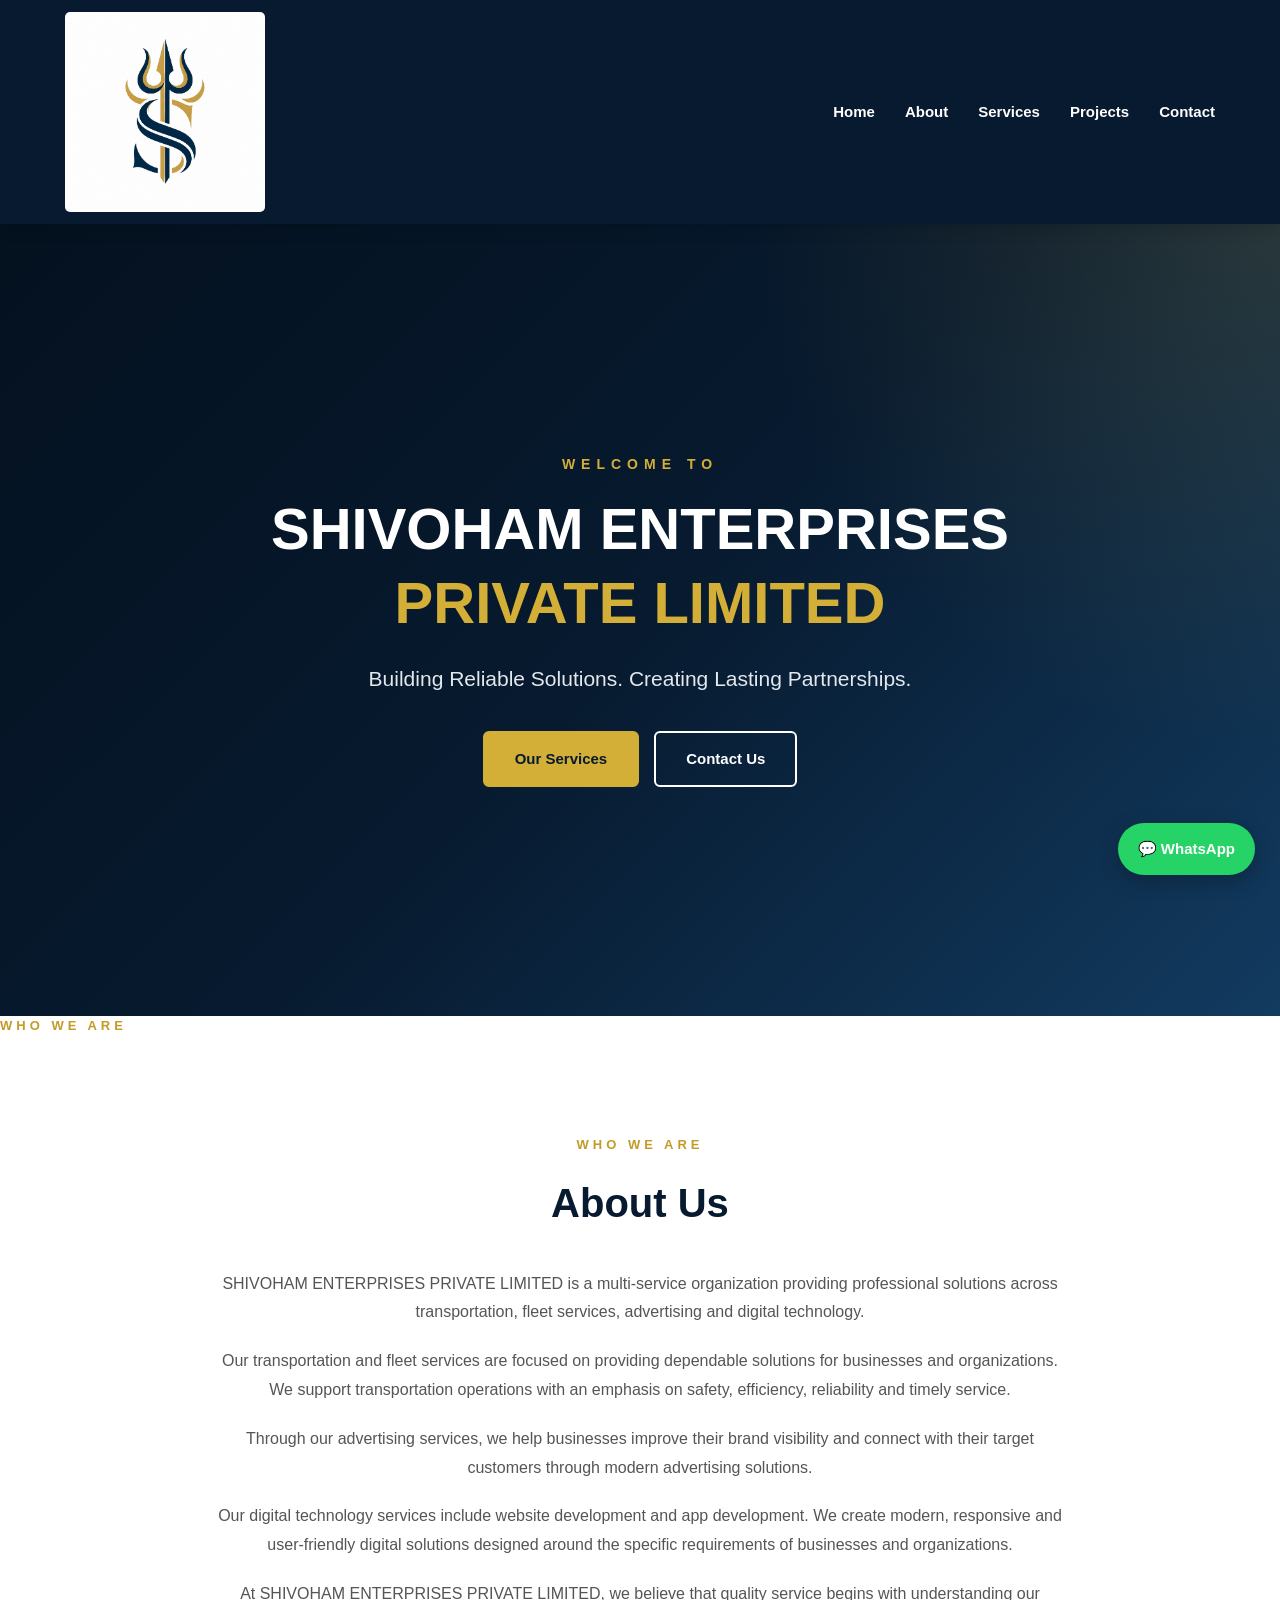
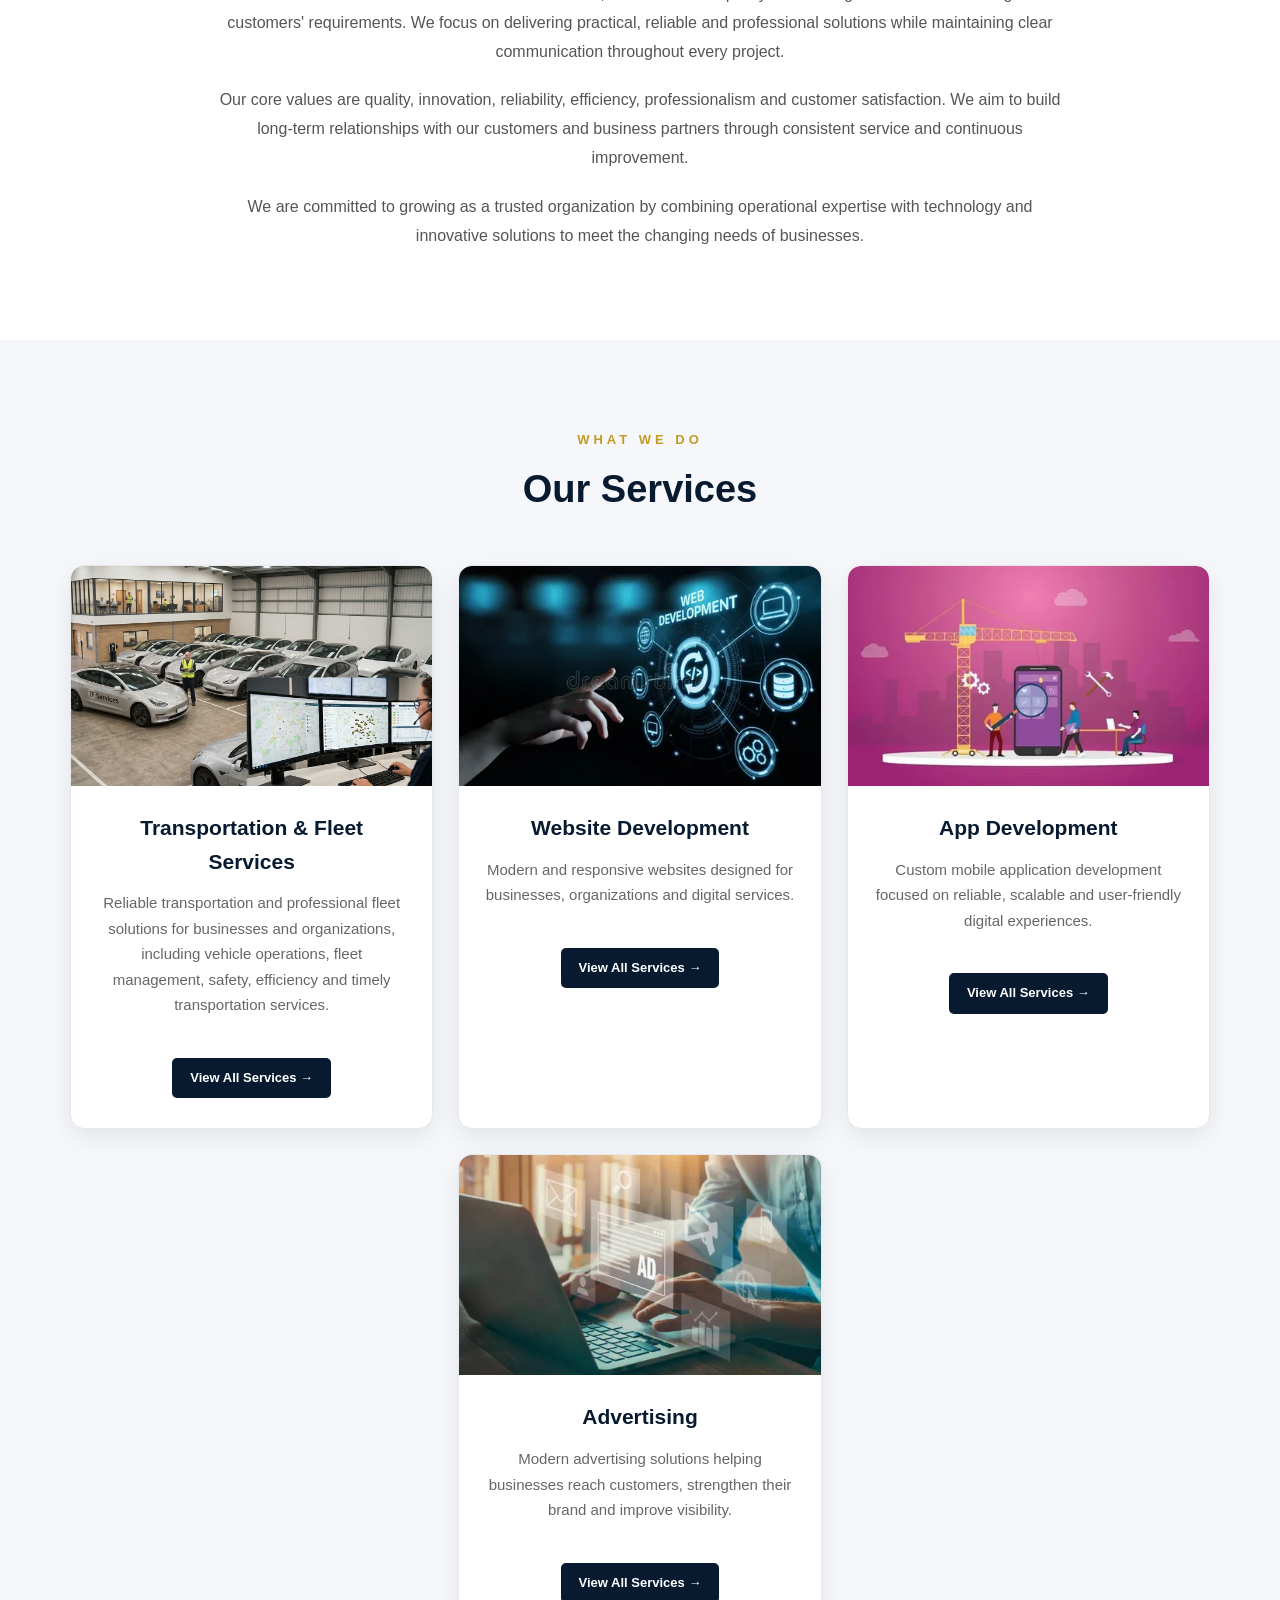
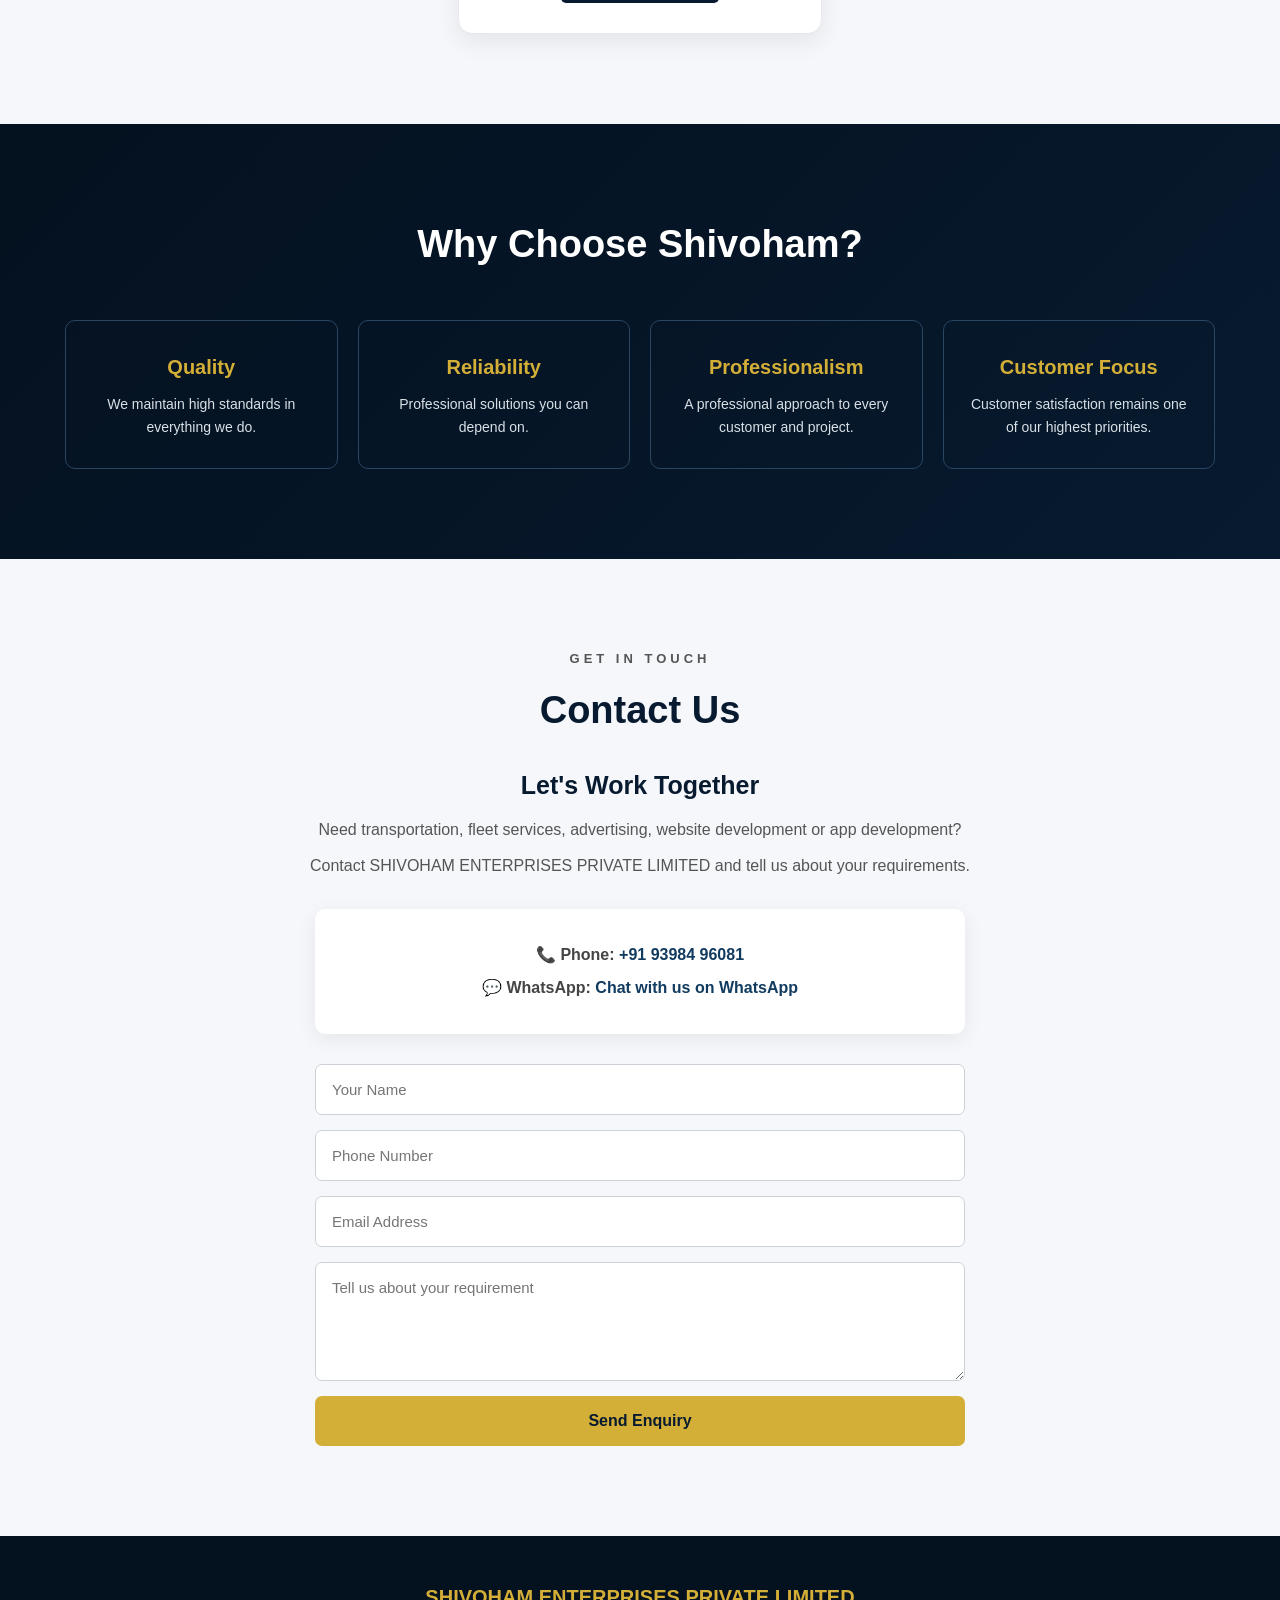
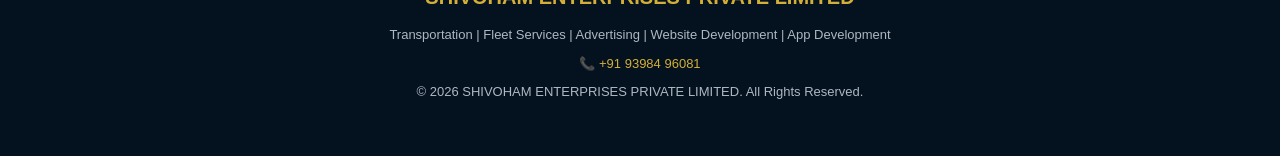
<file: index.html>
<!DOCTYPE html>
<html lang="en">

<head>
    <meta charset="UTF-8">

    <meta name="viewport" content="width=device-width, initial-scale=1.0">

    <meta
        name="description"
        content="Shivoham Enterprises Private Limited - Transportation, Fleet Services, Advertising, Website Development and App Development."
    >

    <title>Shivoham Enterprises Private Limited</title>

    <link rel="stylesheet" href="style.css">
</head>


<body>


<!-- ================= NAVIGATION ================= -->

<header>

    <nav class="navbar">

        <!-- COMPANY LOGO -->

        <div class="logo">

            <a href="#home">

                <img
                    src="assets/shivoham-logo.png"
                    alt="Shivoham Enterprises Private Limited Logo"
                >

            </a>

        </div>


        <!-- NAVIGATION LINKS -->

        <ul class="nav-links">

            <li>
                <a href="#home">Home</a>
            </li>

            <li>
                <a href="#about">About</a>
            </li>

            <li>
                <a href="#services">Services</a>
            </li>

            <li>
                <a href="#projects">Projects</a>
            </li>

            <li>
                <a href="#contact">Contact</a>
            </li>

        </ul>

    </nav>

</header>



<!-- ================= HOME ================= -->

<section id="home" class="hero">

    <div class="hero-content">

        <p class="welcome">
            WELCOME TO
        </p>


        <h1>

            SHIVOHAM ENTERPRISES

            <span>
                PRIVATE LIMITED
            </span>

        </h1>


        <p class="hero-text">
            Building Reliable Solutions.
            Creating Lasting Partnerships.
        </p>


        <div class="hero-buttons">

            <a
                href="#services"
                class="btn"
            >
                Our Services
            </a>


            <a
                href="#contact"
                class="btn-outline"
            >
                Contact Us
            </a>

        </div>

    </div>

</section>



<p class="section-label">
    WHO WE ARE
</p>
<!-- ABOUT US -->

<section id="about" style="
    width: 100%;
    padding: 90px 20px;
    background: #ffffff;
    text-align: center;
">

    <div style="
        max-width: 950px;
        margin: 0 auto;
    ">

        <p class="section-label" style="
            text-align: center;
            margin-bottom: 15px;
        ">
            WHO WE ARE
        </p>

        <h2 style="
            text-align: center;
            font-size: 40px;
            color: #071a2f;
            margin-bottom: 35px;
        ">
            About Us
        </h2>


        <p style="
            max-width: 850px;
            margin: 0 auto 20px;
            text-align: center;
            color: #555;
            font-size: 16px;
            line-height: 1.8;
        ">
            SHIVOHAM ENTERPRISES PRIVATE LIMITED is a
            multi-service organization providing professional
            solutions across transportation, fleet services,
            advertising and digital technology.
        </p>


        <p style="
            max-width: 850px;
            margin: 0 auto 20px;
            text-align: center;
            color: #555;
            font-size: 16px;
            line-height: 1.8;
        ">
            Our transportation and fleet services are focused
            on providing dependable solutions for businesses
            and organizations. We support transportation
            operations with an emphasis on safety, efficiency,
            reliability and timely service.
        </p>


        <p style="
            max-width: 850px;
            margin: 0 auto 20px;
            text-align: center;
            color: #555;
            font-size: 16px;
            line-height: 1.8;
        ">
            Through our advertising services, we help businesses
            improve their brand visibility and connect with
            their target customers through modern advertising
            solutions.
        </p>


        <p style="
            max-width: 850px;
            margin: 0 auto 20px;
            text-align: center;
            color: #555;
            font-size: 16px;
            line-height: 1.8;
        ">
            Our digital technology services include website
            development and app development. We create modern,
            responsive and user-friendly digital solutions
            designed around the specific requirements of
            businesses and organizations.
        </p>


        <p style="
            max-width: 850px;
            margin: 0 auto 20px;
            text-align: center;
            color: #555;
            font-size: 16px;
            line-height: 1.8;
        ">
            At SHIVOHAM ENTERPRISES PRIVATE LIMITED, we believe
            that quality service begins with understanding our
            customers' requirements. We focus on delivering
            practical, reliable and professional solutions while
            maintaining clear communication throughout every
            project.
        </p>


        <p style="
            max-width: 850px;
            margin: 0 auto 20px;
            text-align: center;
            color: #555;
            font-size: 16px;
            line-height: 1.8;
        ">
            Our core values are quality, innovation, reliability,
            efficiency, professionalism and customer satisfaction.
            We aim to build long-term relationships with our
            customers and business partners through consistent
            service and continuous improvement.
        </p>


        <p style="
            max-width: 850px;
            margin: 0 auto;
            text-align: center;
            color: #555;
            font-size: 16px;
            line-height: 1.8;
        ">
            We are committed to growing as a trusted organization
            by combining operational expertise with technology
            and innovative solutions to meet the changing needs
            of businesses.
        </p>

    </div>

</section>



<!-- ================= SERVICES ================= -->

<section
    id="services"
    class="services"
>

    <p class="section-label">
        WHAT WE DO
    </p>

    <h2>
        Our Services
    </h2>


    <div class="service-container">


   <!-- TRANSPORTATION & FLEET SERVICES -->

<a href="transportation-fleet.html" class="service-card-link">

    <div class="service-card">

        <img
    src="assets/transportation.jpg.png"
    alt="Transportation and Fleet Services"
    class="service-image"
>

        <h3>
            Transportation & Fleet Services
        </h3>

        <p>
            Reliable transportation and professional fleet
            solutions for businesses and organizations,
            including vehicle operations, fleet management,
            safety, efficiency and timely transportation services.
        </p>

        <span class="learn-more">
            View All Services →
        </span>

    </div>

</a>

    <!-- WEBSITE DEVELOPMENT -->

<a href="website-development.html" class="service-card-link">

    <div class="service-card">

<img
    src="assets/website-development.jpg"
    alt="Website Development"
    class="service-image"
>
        <h3>
            Website Development
        </h3>

        <p>
            Modern and responsive websites designed
            for businesses, organizations and
            digital services.
        </p>

        <span class="learn-more">
            View All Services →
        </span>

    </div>

</a>



<!-- APP DEVELOPMENT -->

<a href="app-development.html" class="service-card-link">

    <div class="service-card">

<img
    src="assets/app-development.jpg"
    alt="App Development"
    class="service-image"
>
        <h3>
            App Development
        </h3>

        <p>
            Custom mobile application development
            focused on reliable, scalable and
            user-friendly digital experiences.
        </p>

        <span class="learn-more">
            View All Services →
        </span>

    </div>

</a>



<!-- ADVERTISING -->

<a href="advertising.html" class="service-card-link">

    <div class="service-card">

       <img
    src="assets/advertising.jpg"
    alt="Advertising Services"
    class="service-image"
>

        <h3> 
            Advertising
        </h3>

        <p>
            Modern advertising solutions helping businesses
            reach customers, strengthen their brand and
            improve visibility.
        </p>

        <span class="learn-more">
            View All Services →
        </span>

    </div>

</a>

</section>



<!-- ================= WHY CHOOSE US ================= -->

<section class="why-us">

    <h2>
        Why Choose Shivoham?
    </h2>


    <div class="why-container">


        <div>

            <h3>
                Quality
            </h3>

            <p>
                We maintain high standards in
                everything we do.
            </p>

        </div>



        <div>

            <h3>
                Reliability
            </h3>

            <p>
                Professional solutions you can
                depend on.
            </p>

        </div>



        <div>

            <h3>
                Professionalism
            </h3>

            <p>
                A professional approach to
                every customer and project.
            </p>

        </div>



        <div>

            <h3>
                Customer Focus
            </h3>

            <p>
                Customer satisfaction remains
                one of our highest priorities.
            </p>

        </div>


    </div>

</section>



<!-- ================= CONTACT ================= -->

<section
    id="contact"
    class="contact"
>

    <p class="section-label">
        GET IN TOUCH
    </p>

    <h2>
        Contact Us
    </h2>


    <h3>
        Let's Work Together
    </h3>


    <p>
        Need transportation, fleet services,
        advertising, website development or
        app development?
    </p>


    <p>
        Contact SHIVOHAM ENTERPRISES PRIVATE LIMITED
        and tell us about your requirements.
    </p>



    <!-- CONTACT DETAILS -->

    <div class="contact-details">


        <p>

            📞 <strong>Phone:</strong>

            <a href="tel:+919398496081">

                +91 93984 96081

            </a>

        </p>



        <p>

            💬 <strong>WhatsApp:</strong>

            <a
                href="https://wa.me/919398496081"
                target="_blank"
                rel="noopener noreferrer"
            >

                Chat with us on WhatsApp

            </a>

        </p>


    </div>



    <!-- ================= ENQUIRY FORM ================= -->

    <form id="contact-form">


        <input
            type="text"
            name="name"
            placeholder="Your Name"
            required
        >


        <input
            type="tel"
            name="phone"
            placeholder="Phone Number"
            required
        >


        <input
            type="email"
            name="email"
            placeholder="Email Address"
            required
        >


        <textarea
            name="message"
            placeholder="Tell us about your requirement"
            rows="5"
            required
        ></textarea>


        <button type="submit">

            Send Enquiry

        </button>


    </form>


</section>



<!-- ================= FOOTER ================= -->

<footer>


    <h3>
        SHIVOHAM ENTERPRISES PRIVATE LIMITED
    </h3>


    <p>
        Transportation |
        Fleet Services |
        Advertising |
        Website Development |
        App Development
    </p>


    <p>

        📞

        <a href="tel:+919398496081">
            +91 93984 96081
        </a>

    </p>


    <p>

        © 2026 SHIVOHAM ENTERPRISES PRIVATE LIMITED.
        All Rights Reserved.

    </p>


</footer>



<!-- ================= FLOATING WHATSAPP ================= -->

<a
    href="https://wa.me/919398496081"
    class="whatsapp-button"
    target="_blank"
    rel="noopener noreferrer"
    aria-label="Contact Shivoham Enterprises on WhatsApp"
>

    💬 WhatsApp

</a>



<!-- ================= JAVASCRIPT ================= -->

<script src="script.js"></script>


</body>

</html>
</file>
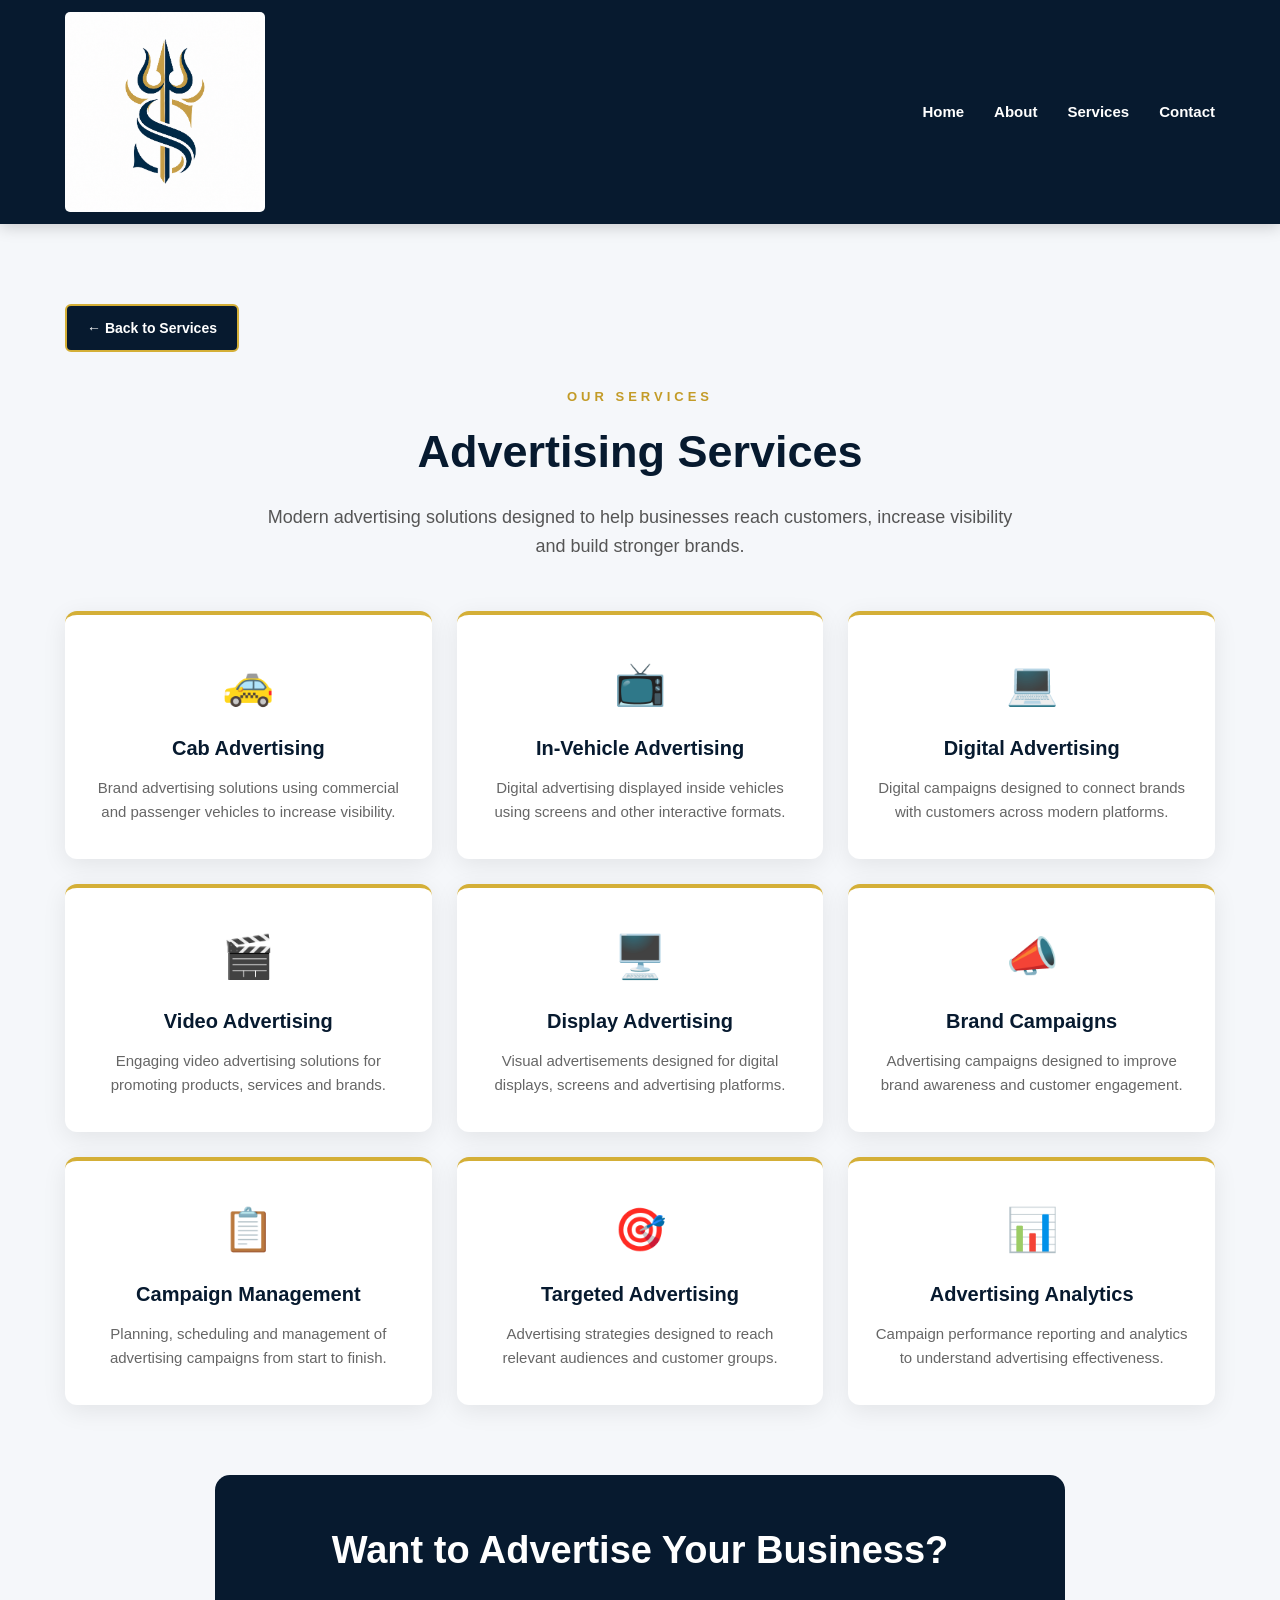
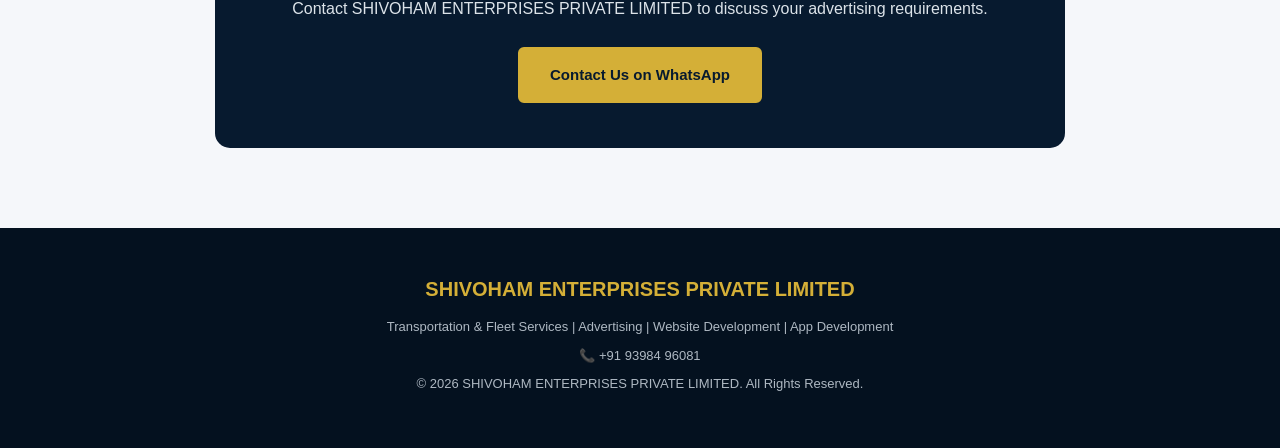
<file: advertising.html>
<!DOCTYPE html>
<html lang="en">

<head>
    <meta charset="UTF-8">
    <meta name="viewport" content="width=device-width, initial-scale=1.0">

    <title>Advertising Services | Shivoham Enterprises</title>

    <link rel="stylesheet" href="style.css">
</head>

<body>

<!-- NAVIGATION -->
<header>

    <nav class="navbar">

        <div class="logo">
            <a href="index.html">
                <img
                    src="assets/shivoham-logo.png"
                    alt="Shivoham Enterprises Private Limited"
                >
            </a>
        </div>

        <ul class="nav-links">
            <li><a href="index.html">Home</a></li>
            <li><a href="index.html#about">About</a></li>
            <li><a href="index.html#services">Services</a></li>
            <li><a href="index.html#contact">Contact</a></li>
        </ul>

    </nav>

</header>


<!-- ADVERTISING SERVICES -->

<section class="service-detail-page">

    <div class="back-button-container">
    <a href="index.html#services" class="back-button">
        ← Back to Services
    </a>
</div>

    <p class="section-label">
        OUR SERVICES
    </p>

    <h1>
        Advertising Services
    </h1>

    <p class="service-intro">
        Modern advertising solutions designed to help
        businesses reach customers, increase visibility
        and build stronger brands.
    </p>


    <div class="fleet-services-grid">


        <!-- CAB ADVERTISING -->

        <div class="fleet-service-box">

            <div class="detail-icon">🚕</div>

            <h3>Cab Advertising</h3>

            <p>
                Brand advertising solutions using commercial
                and passenger vehicles to increase visibility.
            </p>

        </div>


        <!-- IN-VEHICLE ADVERTISING -->

        <div class="fleet-service-box">

            <div class="detail-icon">📺</div>

            <h3>In-Vehicle Advertising</h3>

            <p>
                Digital advertising displayed inside vehicles
                using screens and other interactive formats.
            </p>

        </div>


        <!-- DIGITAL ADVERTISING -->

        <div class="fleet-service-box">

            <div class="detail-icon">💻</div>

            <h3>Digital Advertising</h3>

            <p>
                Digital campaigns designed to connect brands
                with customers across modern platforms.
            </p>

        </div>


        <!-- VIDEO ADVERTISING -->

        <div class="fleet-service-box">

            <div class="detail-icon">🎬</div>

            <h3>Video Advertising</h3>

            <p>
                Engaging video advertising solutions for
                promoting products, services and brands.
            </p>

        </div>


        <!-- DISPLAY ADVERTISING -->

        <div class="fleet-service-box">

            <div class="detail-icon">🖥️</div>

            <h3>Display Advertising</h3>

            <p>
                Visual advertisements designed for digital
                displays, screens and advertising platforms.
            </p>

        </div>


        <!-- BRAND CAMPAIGNS -->

        <div class="fleet-service-box">

            <div class="detail-icon">📣</div>

            <h3>Brand Campaigns</h3>

            <p>
                Advertising campaigns designed to improve
                brand awareness and customer engagement.
            </p>

        </div>


        <!-- CAMPAIGN MANAGEMENT -->

        <div class="fleet-service-box">

            <div class="detail-icon">📋</div>

            <h3>Campaign Management</h3>

            <p>
                Planning, scheduling and management of
                advertising campaigns from start to finish.
            </p>

        </div>


        <!-- TARGETED ADVERTISING -->

        <div class="fleet-service-box">

            <div class="detail-icon">🎯</div>

            <h3>Targeted Advertising</h3>

            <p>
                Advertising strategies designed to reach
                relevant audiences and customer groups.
            </p>

        </div>


        <!-- ADVERTISING ANALYTICS -->

        <div class="fleet-service-box">

            <div class="detail-icon">📊</div>

            <h3>Advertising Analytics</h3>

            <p>
                Campaign performance reporting and analytics
                to understand advertising effectiveness.
            </p>

        </div>


    </div>


    <!-- CONTACT -->

    <div class="service-contact">

        <h2>
            Want to Advertise Your Business?
        </h2>

        <p>
            Contact SHIVOHAM ENTERPRISES PRIVATE LIMITED
            to discuss your advertising requirements.
        </p>

        <a
            href="https://wa.me/919398496081?text=Hello%20SHIVOHAM%20ENTERPRISES,%20I%20am%20interested%20in%20your%20advertising%20services."
            class="btn"
            target="_blank"
            rel="noopener noreferrer"
        >
            Contact Us on WhatsApp
        </a>

    </div>

</section>


<!-- FOOTER -->

<footer>

    <h3>
        SHIVOHAM ENTERPRISES PRIVATE LIMITED
    </h3>

    <p>
        Transportation & Fleet Services |
        Advertising |
        Website Development |
        App Development
    </p>

    <p>
        📞 +91 93984 96081
    </p>

    <p>
        © 2026 SHIVOHAM ENTERPRISES PRIVATE LIMITED.
        All Rights Reserved.
    </p>

</footer>

</body>

</html>
</file>
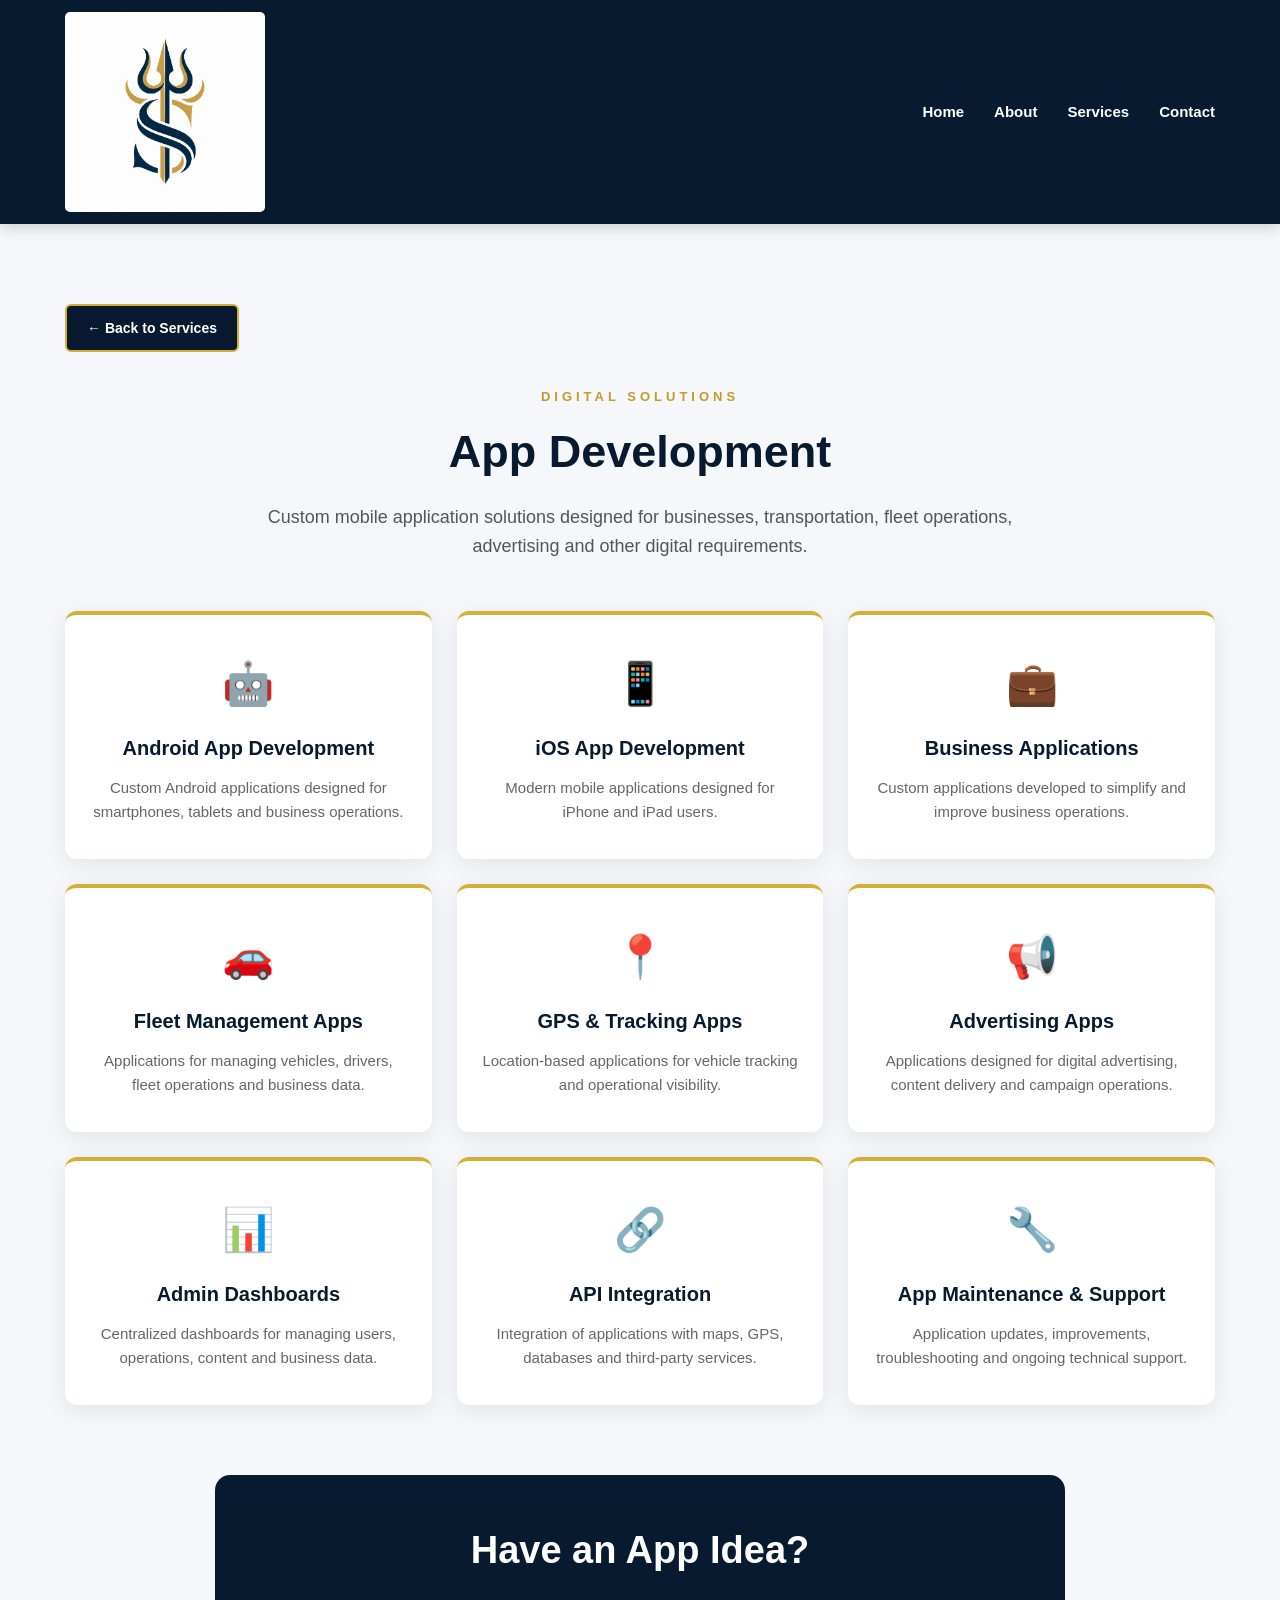
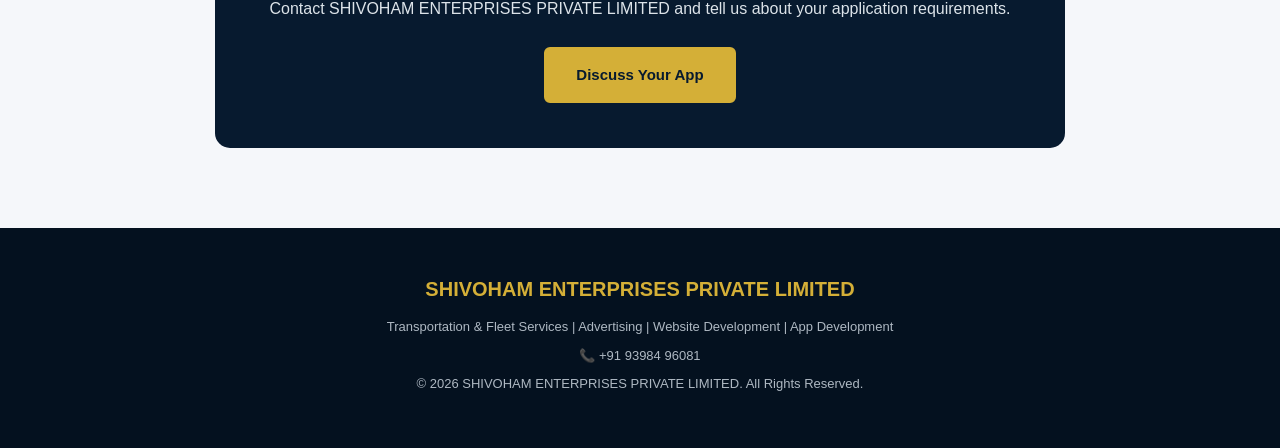
<file: app-development.html>
<!DOCTYPE html>
<html lang="en">

<head>
    <meta charset="UTF-8">
    <meta name="viewport" content="width=device-width, initial-scale=1.0">

    <title>App Development | Shivoham Enterprises</title>

    <link rel="stylesheet" href="style.css">
</head>

<body>

<!-- NAVIGATION -->
<header>

    <nav class="navbar">

        <div class="logo">
            <a href="index.html">
                <img
                    src="assets/shivoham-logo.png"
                    alt="Shivoham Enterprises Private Limited"
                >
            </a>
        </div>

        <ul class="nav-links">
            <li><a href="index.html">Home</a></li>
            <li><a href="index.html#about">About</a></li>
            <li><a href="index.html#services">Services</a></li>
            <li><a href="index.html#contact">Contact</a></li>
        </ul>

    </nav>

</header>


<!-- APP DEVELOPMENT SERVICES -->

<section class="service-detail-page">

    <div class="back-button-container">
    <a href="index.html#services" class="back-button">
        ← Back to Services
    </a>
</div>

    <p class="section-label">
        DIGITAL SOLUTIONS
    </p>

    <h1>
        App Development
    </h1>

    <p class="service-intro">
        Custom mobile application solutions designed
        for businesses, transportation, fleet operations,
        advertising and other digital requirements.
    </p>


    <div class="fleet-services-grid">


        <!-- ANDROID APPS -->

        <div class="fleet-service-box">

            <div class="detail-icon">🤖</div>

            <h3>Android App Development</h3>

            <p>
                Custom Android applications designed
                for smartphones, tablets and business operations.
            </p>

        </div>


        <!-- IOS APPS -->

        <div class="fleet-service-box">

            <div class="detail-icon">📱</div>

            <h3>iOS App Development</h3>

            <p>
                Modern mobile applications designed
                for iPhone and iPad users.
            </p>

        </div>


        <!-- BUSINESS APPS -->

        <div class="fleet-service-box">

            <div class="detail-icon">💼</div>

            <h3>Business Applications</h3>

            <p>
                Custom applications developed to simplify
                and improve business operations.
            </p>

        </div>


        <!-- FLEET APPS -->

        <div class="fleet-service-box">

            <div class="detail-icon">🚗</div>

            <h3>Fleet Management Apps</h3>

            <p>
                Applications for managing vehicles,
                drivers, fleet operations and business data.
            </p>

        </div>


        <!-- GPS -->

        <div class="fleet-service-box">

            <div class="detail-icon">📍</div>

            <h3>GPS & Tracking Apps</h3>

            <p>
                Location-based applications for vehicle
                tracking and operational visibility.
            </p>

        </div>


        <!-- ADVERTISING APPS -->

        <div class="fleet-service-box">

            <div class="detail-icon">📢</div>

            <h3>Advertising Apps</h3>

            <p>
                Applications designed for digital advertising,
                content delivery and campaign operations.
            </p>

        </div>


        <!-- ADMIN DASHBOARDS -->

        <div class="fleet-service-box">

            <div class="detail-icon">📊</div>

            <h3>Admin Dashboards</h3>

            <p>
                Centralized dashboards for managing
                users, operations, content and business data.
            </p>

        </div>


        <!-- API -->

        <div class="fleet-service-box">

            <div class="detail-icon">🔗</div>

            <h3>API Integration</h3>

            <p>
                Integration of applications with maps,
                GPS, databases and third-party services.
            </p>

        </div>


        <!-- MAINTENANCE -->

        <div class="fleet-service-box">

            <div class="detail-icon">🔧</div>

            <h3>App Maintenance & Support</h3>

            <p>
                Application updates, improvements,
                troubleshooting and ongoing technical support.
            </p>

        </div>


    </div>


    <!-- CONTACT -->

    <div class="service-contact">

        <h2>
            Have an App Idea?
        </h2>

        <p>
            Contact SHIVOHAM ENTERPRISES PRIVATE LIMITED
            and tell us about your application requirements.
        </p>

        <a
            href="https://wa.me/919398496081?text=Hello%20SHIVOHAM%20ENTERPRISES,%20I%20am%20interested%20in%20App%20Development."
            class="btn"
            target="_blank"
            rel="noopener noreferrer"
        >
            Discuss Your App
        </a>

    </div>

</section>


<!-- FOOTER -->

<footer>

    <h3>
        SHIVOHAM ENTERPRISES PRIVATE LIMITED
    </h3>

    <p>
        Transportation & Fleet Services |
        Advertising |
        Website Development |
        App Development
    </p>

    <p>
        📞 +91 93984 96081
    </p>

    <p>
        © 2026 SHIVOHAM ENTERPRISES PRIVATE LIMITED.
        All Rights Reserved.
    </p>

</footer>

</body>

</html>
</file>
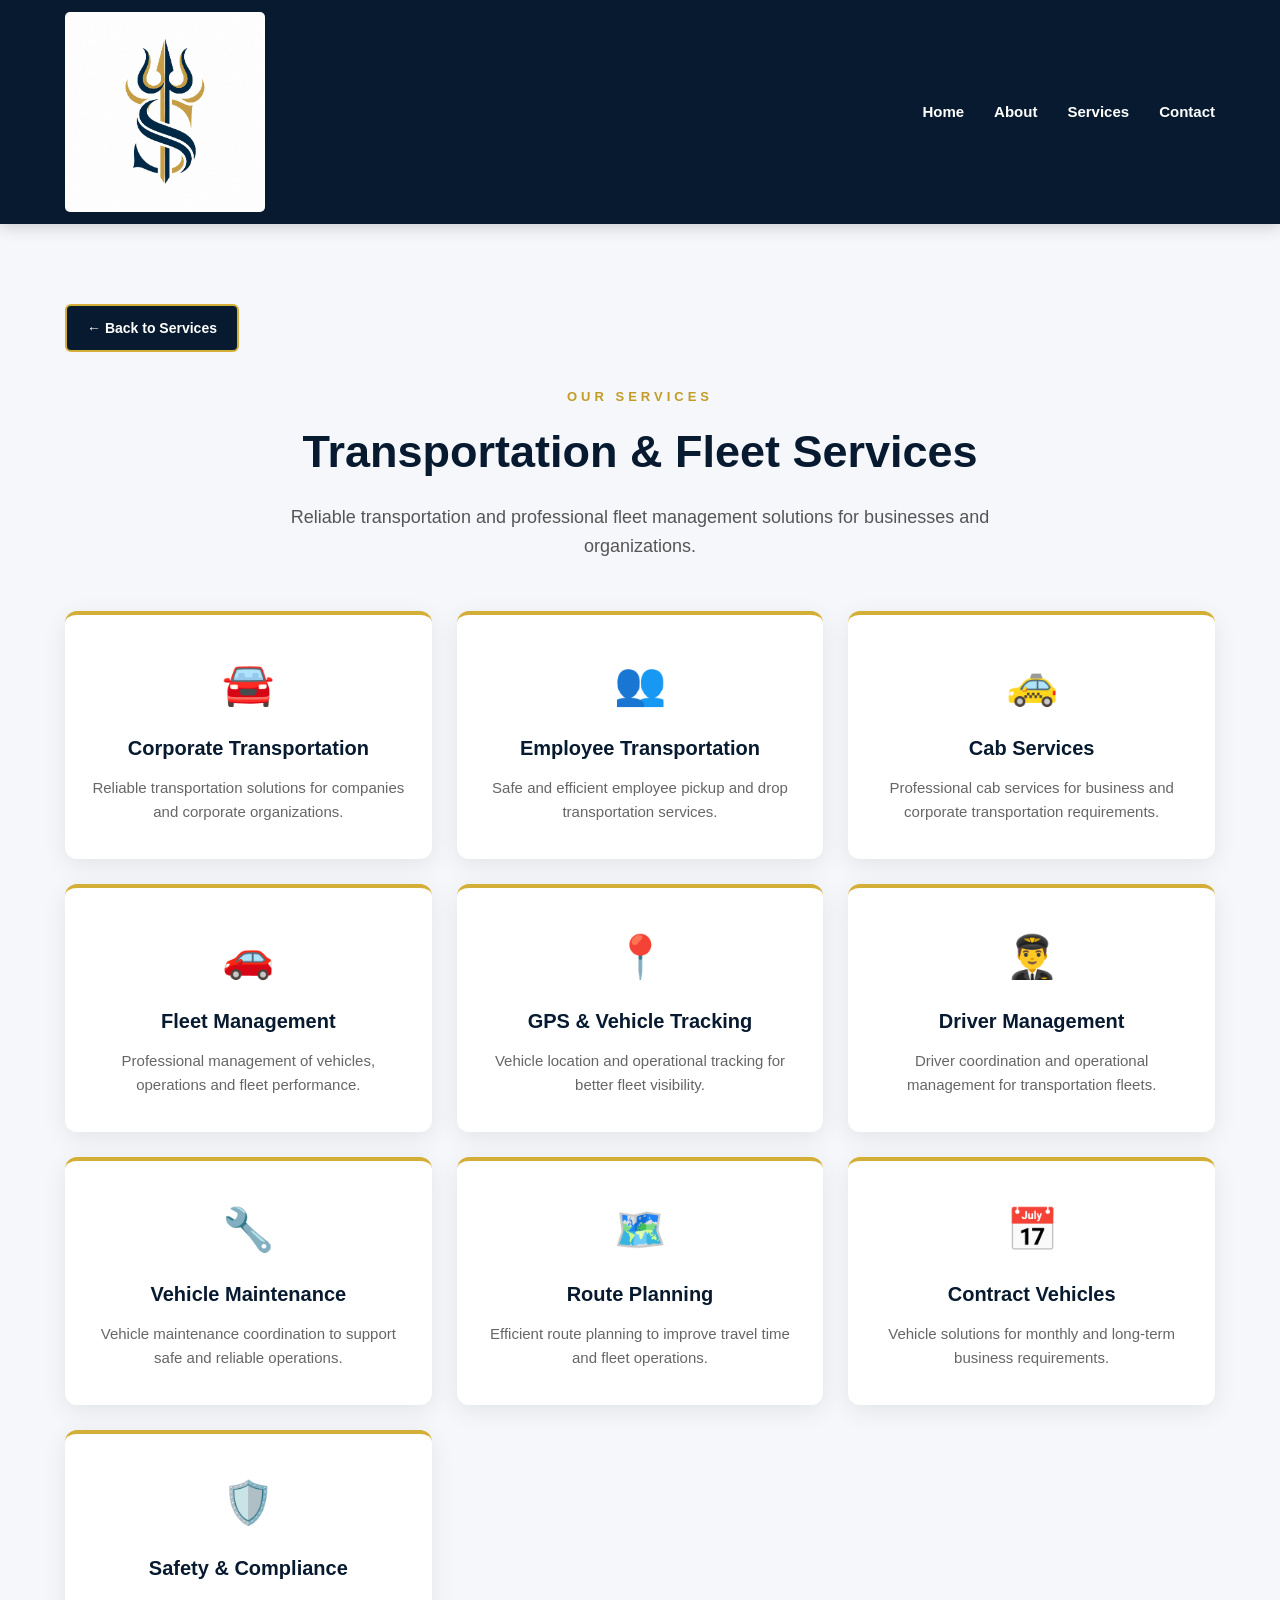
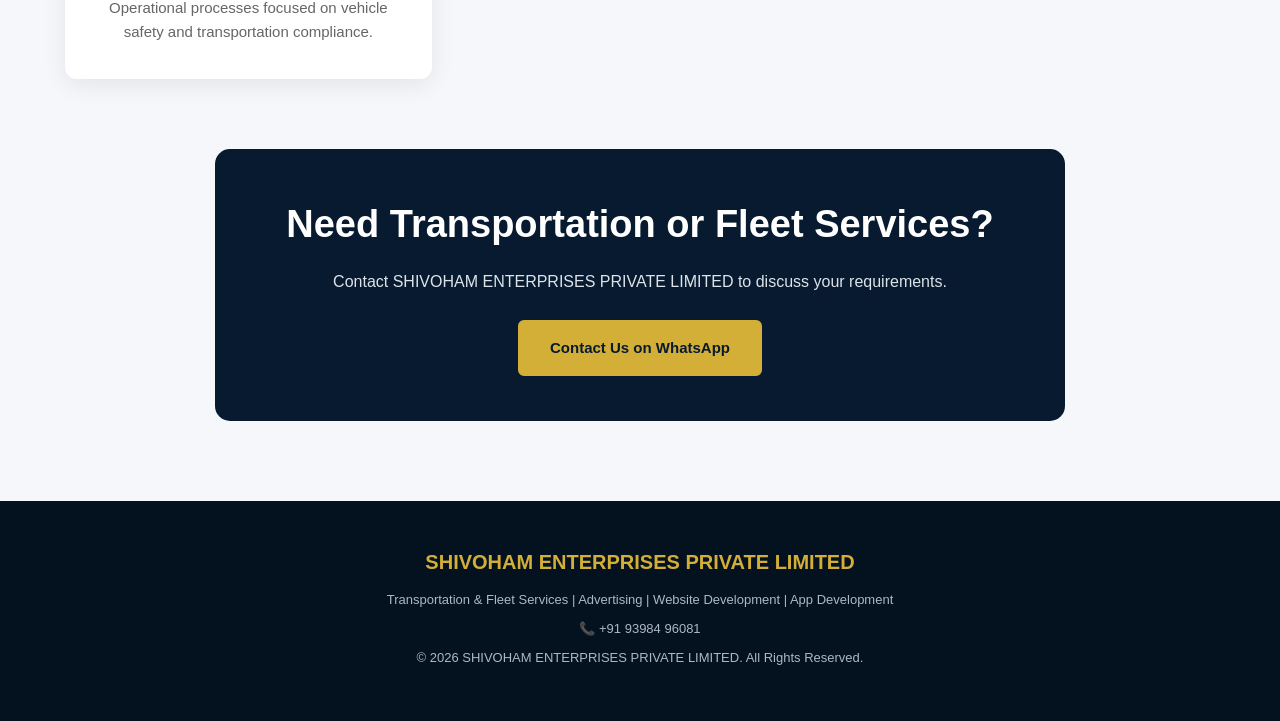
<file: transportation-fleet.html>
<!DOCTYPE html>
<html lang="en">

<head>
    <meta charset="UTF-8">
    <meta name="viewport" content="width=device-width, initial-scale=1.0">

    <title>Transportation & Fleet Services | Shivoham Enterprises</title>

    <link rel="stylesheet" href="style.css">
</head>

<body>

<!-- NAVIGATION -->
<header>
    <nav class="navbar">

        <div class="logo">
            <a href="index.html">
                <img
                    src="assets/shivoham-logo.png"
                    alt="Shivoham Enterprises Private Limited"
                >
            </a>
        </div>

        <ul class="nav-links">
            <li><a href="index.html">Home</a></li>
            <li><a href="index.html#about">About</a></li>
            <li><a href="index.html#services">Services</a></li>
            <li><a href="index.html#contact">Contact</a></li>
        </ul>

    </nav>
</header>


<!-- TRANSPORTATION & FLEET PAGE -->

<section class="service-detail-page">
    
    <div class="back-button-container">
    <a href="index.html#services" class="back-button">
        ← Back to Services
    </a>
</div>

    <p class="section-label">
        OUR SERVICES
    </p>

    <h1>
        Transportation & Fleet Services
    </h1>

    <p class="service-intro">
        Reliable transportation and professional fleet
        management solutions for businesses and organizations.
    </p>


    <div class="fleet-services-grid">

        <div class="fleet-service-box">
            <div class="detail-icon">🚘</div>
            <h3>Corporate Transportation</h3>
            <p>
                Reliable transportation solutions for
                companies and corporate organizations.
            </p>
        </div>


        <div class="fleet-service-box">
            <div class="detail-icon">👥</div>
            <h3>Employee Transportation</h3>
            <p>
                Safe and efficient employee pickup and
                drop transportation services.
            </p>
        </div>


        <div class="fleet-service-box">
            <div class="detail-icon">🚕</div>
            <h3>Cab Services</h3>
            <p>
                Professional cab services for business
                and corporate transportation requirements.
            </p>
        </div>


        <div class="fleet-service-box">
            <div class="detail-icon">🚗</div>
            <h3>Fleet Management</h3>
            <p>
                Professional management of vehicles,
                operations and fleet performance.
            </p>
        </div>


        <div class="fleet-service-box">
            <div class="detail-icon">📍</div>
            <h3>GPS & Vehicle Tracking</h3>
            <p>
                Vehicle location and operational tracking
                for better fleet visibility.
            </p>
        </div>


        <div class="fleet-service-box">
            <div class="detail-icon">👨‍✈️</div>
            <h3>Driver Management</h3>
            <p>
                Driver coordination and operational
                management for transportation fleets.
            </p>
        </div>


        <div class="fleet-service-box">
            <div class="detail-icon">🔧</div>
            <h3>Vehicle Maintenance</h3>
            <p>
                Vehicle maintenance coordination to
                support safe and reliable operations.
            </p>
        </div>


        <div class="fleet-service-box">
            <div class="detail-icon">🗺️</div>
            <h3>Route Planning</h3>
            <p>
                Efficient route planning to improve
                travel time and fleet operations.
            </p>
        </div>


        <div class="fleet-service-box">
            <div class="detail-icon">📅</div>
            <h3>Contract Vehicles</h3>
            <p>
                Vehicle solutions for monthly and
                long-term business requirements.
            </p>
        </div>


        <div class="fleet-service-box">
            <div class="detail-icon">🛡️</div>
            <h3>Safety & Compliance</h3>
            <p>
                Operational processes focused on vehicle
                safety and transportation compliance.
            </p>
        </div>

    </div>


    <div class="service-contact">

        <h2>Need Transportation or Fleet Services?</h2>

        <p>
            Contact SHIVOHAM ENTERPRISES PRIVATE LIMITED
            to discuss your requirements.
        </p>

        <a
            href="https://wa.me/919398496081"
            class="btn"
            target="_blank"
        >
            Contact Us on WhatsApp
        </a>

    </div>

</section>


<!-- FOOTER -->

<footer>

    <h3>SHIVOHAM ENTERPRISES PRIVATE LIMITED</h3>

    <p>
        Transportation & Fleet Services |
        Advertising |
        Website Development |
        App Development
    </p>

    <p>📞 +91 93984 96081</p>

    <p>
        © 2026 SHIVOHAM ENTERPRISES PRIVATE LIMITED.
        All Rights Reserved.
    </p>

</footer>

</body>
</html>
</file>
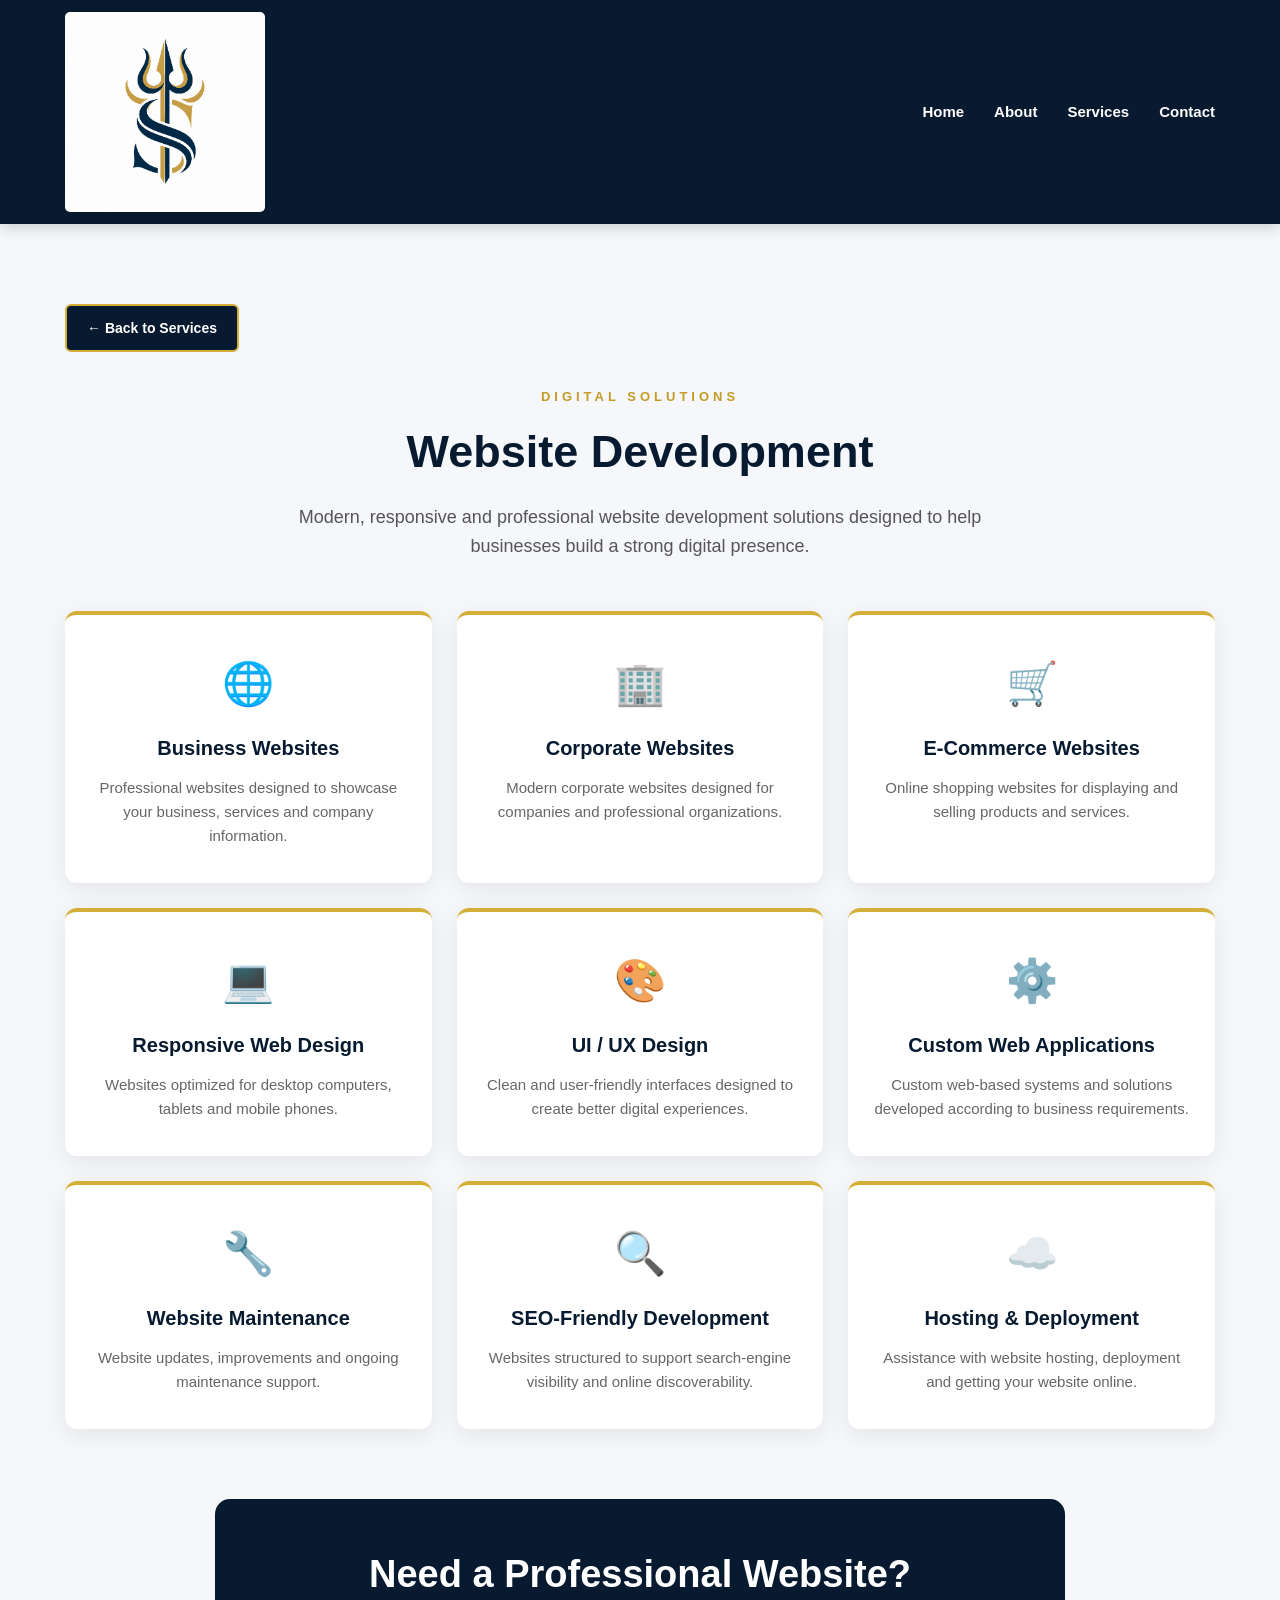
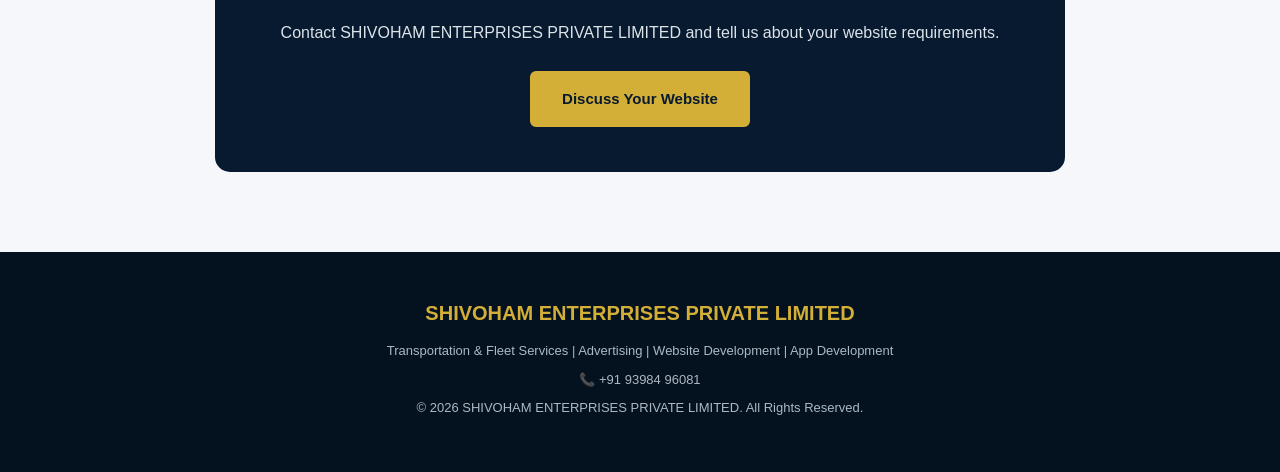
<file: website-development.html>
<!DOCTYPE html>
<html lang="en">

<head>
    <meta charset="UTF-8">
    <meta name="viewport" content="width=device-width, initial-scale=1.0">

    <title>Website Development | Shivoham Enterprises</title>

    <link rel="stylesheet" href="style.css">
</head>

<body>

<!-- NAVIGATION -->
<header>

    <nav class="navbar">

        <div class="logo">
            <a href="index.html">
                <img
                    src="assets/shivoham-logo.png"
                    alt="Shivoham Enterprises Private Limited"
                >
            </a>
        </div>

        <ul class="nav-links">
            <li><a href="index.html">Home</a></li>
            <li><a href="index.html#about">About</a></li>
            <li><a href="index.html#services">Services</a></li>
            <li><a href="index.html#contact">Contact</a></li>
        </ul>

    </nav>

</header>


<!-- WEBSITE DEVELOPMENT SERVICES -->

<section class="service-detail-page">

    <div class="back-button-container">
    <a href="index.html#services" class="back-button">
        ← Back to Services
    </a>
</div>

    <p class="section-label">
        DIGITAL SOLUTIONS
    </p>

    <h1>
        Website Development
    </h1>

    <p class="service-intro">
        Modern, responsive and professional website
        development solutions designed to help businesses
        build a strong digital presence.
    </p>


    <div class="fleet-services-grid">


        <!-- BUSINESS WEBSITES -->

        <div class="fleet-service-box">

            <div class="detail-icon">🌐</div>

            <h3>Business Websites</h3>

            <p>
                Professional websites designed to showcase
                your business, services and company information.
            </p>

        </div>


        <!-- CORPORATE WEBSITES -->

        <div class="fleet-service-box">

            <div class="detail-icon">🏢</div>

            <h3>Corporate Websites</h3>

            <p>
                Modern corporate websites designed for
                companies and professional organizations.
            </p>

        </div>


        <!-- E-COMMERCE -->

        <div class="fleet-service-box">

            <div class="detail-icon">🛒</div>

            <h3>E-Commerce Websites</h3>

            <p>
                Online shopping websites for displaying
                and selling products and services.
            </p>

        </div>


        <!-- RESPONSIVE DESIGN -->

        <div class="fleet-service-box">

            <div class="detail-icon">💻</div>

            <h3>Responsive Web Design</h3>

            <p>
                Websites optimized for desktop computers,
                tablets and mobile phones.
            </p>

        </div>


        <!-- UI UX -->

        <div class="fleet-service-box">

            <div class="detail-icon">🎨</div>

            <h3>UI / UX Design</h3>

            <p>
                Clean and user-friendly interfaces designed
                to create better digital experiences.
            </p>

        </div>


        <!-- CUSTOM WEB APPLICATION -->

        <div class="fleet-service-box">

            <div class="detail-icon">⚙️</div>

            <h3>Custom Web Applications</h3>

            <p>
                Custom web-based systems and solutions
                developed according to business requirements.
            </p>

        </div>


        <!-- MAINTENANCE -->

        <div class="fleet-service-box">

            <div class="detail-icon">🔧</div>

            <h3>Website Maintenance</h3>

            <p>
                Website updates, improvements and ongoing
                maintenance support.
            </p>

        </div>


        <!-- SEO -->

        <div class="fleet-service-box">

            <div class="detail-icon">🔍</div>

            <h3>SEO-Friendly Development</h3>

            <p>
                Websites structured to support search-engine
                visibility and online discoverability.
            </p>

        </div>


        <!-- HOSTING -->

        <div class="fleet-service-box">

            <div class="detail-icon">☁️</div>

            <h3>Hosting & Deployment</h3>

            <p>
                Assistance with website hosting,
                deployment and getting your website online.
            </p>

        </div>


    </div>


    <!-- CONTACT -->

    <div class="service-contact">

        <h2>
            Need a Professional Website?
        </h2>

        <p>
            Contact SHIVOHAM ENTERPRISES PRIVATE LIMITED
            and tell us about your website requirements.
        </p>

        <a
            href="https://wa.me/919398496081?text=Hello%20SHIVOHAM%20ENTERPRISES,%20I%20am%20interested%20in%20Website%20Development."
            class="btn"
            target="_blank"
            rel="noopener noreferrer"
        >
            Discuss Your Website
        </a>

    </div>

</section>


<!-- FOOTER -->

<footer>

    <h3>
        SHIVOHAM ENTERPRISES PRIVATE LIMITED
    </h3>

    <p>
        Transportation & Fleet Services |
        Advertising |
        Website Development |
        App Development
    </p>

    <p>
        📞 +91 93984 96081
    </p>

    <p>
        © 2026 SHIVOHAM ENTERPRISES PRIVATE LIMITED.
        All Rights Reserved.
    </p>

</footer>

</body>

</html>
</file>
<file: style.css>
/* =========================================
   SHIVOHAM ENTERPRISES PRIVATE LIMITED
   MAIN WEBSITE STYLES
========================================= */


/* ---------- RESET ---------- */

* {
    margin: 0;
    padding: 0;
    box-sizing: border-box;
}

html {
    scroll-behavior: smooth;
}

body {
    font-family: Arial, Helvetica, sans-serif;
    color: #222;
    background: #ffffff;
    line-height: 1.6;
}


/* ---------- NAVIGATION ---------- */

header {
    background: #071a2f;
    position: sticky;
    top: 0;
    z-index: 1000;
    box-shadow: 0 3px 15px rgba(0, 0, 0, 0.18);
}

.navbar {
    max-width: 1200px;
    margin: auto;
    padding: 12px 25px;

    display: flex;
    justify-content: space-between;
    align-items: center;
}


/* ---------- COMPANY LOGO ---------- */

.logo {
    display: flex;
    align-items: center;
}

.logo a {
    display: block;
    text-decoration: none;
}

.logo img {
    width: 200px;
    height: auto;
    display: block;
    border-radius: 5px;
}


/* ---------- NAVIGATION LINKS ---------- */

.nav-links {
    list-style: none;

    display: flex;
    align-items: center;

    gap: 30px;
}

.nav-links a {
    color: #ffffff;

    text-decoration: none;

    font-size: 15px;
    font-weight: 600;

    transition: color 0.3s ease;
}

.nav-links a:hover {
    color: #d4af37;
}


/* ---------- HERO / HOME ---------- */

.hero {
    min-height: 88vh;

    background:
        radial-gradient(
            circle at top right,
            rgba(212, 175, 55, 0.15),
            transparent 35%
        ),
        linear-gradient(
            135deg,
            #04111f,
            #071a2f,
            #123b60
        );

    display: flex;
    justify-content: center;
    align-items: center;

    text-align: center;

    padding: 70px 20px;
}

.hero-content {
    max-width: 950px;
}

.welcome {
    color: #d4af37;

    font-size: 14px;
    font-weight: bold;

    letter-spacing: 6px;

    margin-bottom: 20px;
}

.hero h1 {
    color: #ffffff;

    font-size: 58px;
    line-height: 1.15;

    margin-bottom: 20px;
}

.hero h1 span {
    display: block;

    color: #d4af37;

    margin-top: 8px;
}

.hero-text {
    color: #e3e8ed;

    font-size: 21px;

    margin: 25px auto 35px;

    max-width: 700px;
}


/* ---------- HERO BUTTONS ---------- */

.hero-buttons {
    display: flex;
    justify-content: center;

    gap: 15px;
}

.btn,
.btn-outline {
    display: inline-block;

    padding: 14px 30px;

    border-radius: 6px;

    text-decoration: none;

    font-size: 15px;
    font-weight: bold;

    transition: all 0.3s ease;
}

.btn {
    background: #d4af37;
    color: #071a2f;

    border: 2px solid #d4af37;
}

.btn:hover {
    background: #c39b27;
    border-color: #c39b27;

    transform: translateY(-2px);
}

.btn-outline {
    color: #ffffff;

    border: 2px solid #ffffff;
}

.btn-outline:hover {
    background: #ffffff;
    color: #071a2f;

    transform: translateY(-2px);
}


/* ---------- GENERAL SECTIONS ---------- */

.section,
.services,
.why-us,
.contact {
    padding: 90px 20px;

    text-align: center;
}

.section {
    max-width: 1000px;

    margin: auto;
}

.section-label {
    color: #c39b27;

    font-size: 13px;
    font-weight: bold;

    letter-spacing: 4px;

    margin-bottom: 8px;
}

h2 {
    color: #071a2f;

    font-size: 38px;

    margin-bottom: 25px;
}

.section p {
    color: #555;

    font-size: 16px;

    margin-bottom: 15px;
}


/* ---------- SERVICES ---------- */

.services {
    background: #f5f7fa;
}

.service-container {
    max-width: 1150px;

    margin: 45px auto 0;

    display: flex;
    flex-wrap: wrap;
    justify-content: center;

    gap: 25px;
}

.service-card {
    background: #ffffff;

    width: calc(33.333% - 20px);

    padding: 38px 25px;

    border-radius: 12px;

    border-top: 4px solid #d4af37;

    box-shadow:
        0 6px 25px
        rgba(0, 0, 0, 0.08);

    transition:
        transform 0.3s ease,
        box-shadow 0.3s ease;
}

.service-card:hover {
    transform: translateY(-8px);

    box-shadow:
        0 15px 35px
        rgba(0, 0, 0, 0.14);
}

.service-icon {
    font-size: 45px;

    margin-bottom: 15px;
}

.service-card h3 {
    color: #071a2f;

    font-size: 21px;

    margin-bottom: 15px;
}

.service-card p {
    color: #666;

    font-size: 15px;
}


/* ---------- WHY CHOOSE US ---------- */

.why-us {
    background:
        linear-gradient(
            135deg,
            #04111f,
            #071a2f
        );
}

.why-us h2 {
    color: #ffffff;
}

.why-container {
    max-width: 1150px;

    margin: 45px auto 0;

    display: grid;

    grid-template-columns:
        repeat(4, 1fr);

    gap: 20px;
}

.why-container div {
    padding: 30px 20px;

    border: 1px solid #294663;

    border-radius: 10px;

    transition:
        transform 0.3s ease,
        border-color 0.3s ease;
}

.why-container div:hover {
    transform: translateY(-5px);

    border-color: #d4af37;
}

.why-container h3 {
    color: #d4af37;

    margin-bottom: 10px;

    font-size: 20px;
}

.why-container p {
    color: #d9e0e6;

    font-size: 14px;
}


/* ---------- CONTACT ---------- */

.contact {
    background: #f5f7fa;
}

.contact h3 {
    color: #071a2f;

    font-size: 25px;

    margin-bottom: 12px;
}

.contact > p {
    color: #555;

    max-width: 750px;

    margin: 0 auto 10px;
}


/* ---------- CONTACT DETAILS ---------- */

.contact-details {
    max-width: 650px;

    margin: 30px auto;

    padding: 25px;

    background: #ffffff;

    border-radius: 10px;

    box-shadow:
        0 5px 20px
        rgba(0, 0, 0, 0.07);
}

.contact-details p {
    margin: 8px 0;

    color: #444;
}

.contact-details a {
    color: #123b60;

    font-weight: bold;

    text-decoration: none;
}

.contact-details a:hover {
    color: #c39b27;
}


/* ---------- CONTACT FORM ---------- */

form {
    max-width: 650px;

    margin: 30px auto 0;

    display: flex;
    flex-direction: column;

    gap: 15px;
}

input,
textarea {
    width: 100%;

    padding: 16px;

    border: 1px solid #ccd2d8;

    border-radius: 7px;

    background: #ffffff;

    font-size: 15px;

    font-family: Arial, Helvetica, sans-serif;

    outline: none;

    transition:
        border-color 0.3s ease,
        box-shadow 0.3s ease;
}

input:focus,
textarea:focus {
    border-color: #d4af37;

    box-shadow:
        0 0 0 3px
        rgba(212, 175, 55, 0.15);
}

textarea {
    resize: vertical;
}

button {
    padding: 16px;

    background: #d4af37;

    color: #071a2f;

    border: none;

    border-radius: 7px;

    font-size: 16px;
    font-weight: bold;

    cursor: pointer;

    transition:
        background 0.3s ease,
        transform 0.3s ease;
}

button:hover {
    background: #c39b27;

    transform: translateY(-2px);
}


/* ---------- FOOTER ---------- */

footer {
    background: #04111f;

    color: #ffffff;

    text-align: center;

    padding: 45px 20px;
}

footer h3 {
    color: #d4af37;

    margin-bottom: 12px;

    font-size: 20px;
}

footer p {
    color: #aeb8c2;

    font-size: 13px;

    margin: 8px 0;
}

footer a {
    color: #d4af37;

    text-decoration: none;
}

footer a:hover {
    text-decoration: underline;
}


/* ---------- WHATSAPP BUTTON ---------- */

.whatsapp-button {
    position: fixed;

    right: 25px;
    bottom: 25px;

    z-index: 9999;

    display: inline-block;

    padding: 14px 20px;

    background: #25D366;

    color: #ffffff;

    text-decoration: none;

    font-size: 15px;
    font-weight: bold;

    border-radius: 50px;

    box-shadow:
        0 6px 20px
        rgba(0, 0, 0, 0.25);

    transition:
        transform 0.3s ease,
        box-shadow 0.3s ease;
}

.whatsapp-button:hover {
    transform: translateY(-3px) scale(1.03);

    box-shadow:
        0 10px 25px
        rgba(0, 0, 0, 0.3);
}


/* ---------- TABLET ---------- */

@media (max-width: 950px) {

    .service-card {
        width: calc(50% - 15px);
    }

    .why-container {
        grid-template-columns:
            repeat(2, 1fr);
    }

    .hero h1 {
        font-size: 48px;
    }
}


/* ---------- MOBILE ---------- */

@media (max-width: 768px) {

    .navbar {
        flex-direction: column;

        gap: 15px;

        padding: 12px 15px;
    }

    .logo img {
        width: 170px;
    }

    .nav-links {
        gap: 15px;

        flex-wrap: wrap;

        justify-content: center;
    }

    .nav-links a {
        font-size: 13px;
    }

    .hero {
        min-height: 75vh;

        padding: 60px 20px;
    }

    .hero h1 {
        font-size: 36px;
    }

    .hero-text {
        font-size: 17px;
    }

    .hero-buttons {
        flex-direction: column;

        align-items: center;
    }

    .btn,
    .btn-outline {
        width: 220px;
    }

    h2 {
        font-size: 30px;
    }

    .section,
    .services,
    .why-us,
    .contact {
        padding: 65px 18px;
    }

    .service-container {
        flex-direction: column;
    }

    .service-card {
        width: 100%;
    }

    .why-container {
        grid-template-columns: 1fr;
    }

    .whatsapp-button {
        right: 15px;
        bottom: 15px;

        padding: 12px 17px;

        font-size: 14px;
    }
}


/* ---------- SMALL PHONES ---------- */

@media (max-width: 480px) {

    .logo img {
        width: 150px;
    }

    .hero h1 {
        font-size: 30px;
    }

    .welcome {
        letter-spacing: 4px;

        font-size: 11px;
    }

    .nav-links {
        gap: 10px;
    }

    .nav-links a {
        font-size: 12px;
    }
}
/* =========================================
   TRANSPORTATION & FLEET SERVICES PAGE
========================================= */

.service-detail-page {
    background: #f5f7fa;
    min-height: 100vh;
    padding: 80px 20px;
    text-align: center;
}

.service-detail-page > h1 {
    color: #071a2f;
    font-size: 45px;
    margin-bottom: 15px;
}

.service-intro {
    max-width: 750px;
    margin: 0 auto 50px;
    color: #555;
    font-size: 18px;
}


/* SERVICE GRID */

.fleet-services-grid {
    max-width: 1150px;
    margin: 0 auto;

    display: grid;
    grid-template-columns: repeat(3, 1fr);
    gap: 25px;
}


/* INDIVIDUAL SERVICE BOX */

.fleet-service-box {
    background: #ffffff;

    padding: 35px 25px;

    border-radius: 12px;
    border-top: 4px solid #d4af37;

    box-shadow: 0 6px 25px rgba(0, 0, 0, 0.08);

    transition: transform 0.3s ease,
                box-shadow 0.3s ease;
}

.fleet-service-box:hover {
    transform: translateY(-7px);

    box-shadow: 0 15px 35px rgba(0, 0, 0, 0.14);
}


/* ICON */

.detail-icon {
    font-size: 42px;
    margin-bottom: 15px;
}


/* SERVICE TITLE */

.fleet-service-box h3 {
    color: #071a2f;
    font-size: 20px;
    margin-bottom: 12px;
}


/* SERVICE DESCRIPTION */

.fleet-service-box p {
    color: #666;
    font-size: 15px;
}


/* CONTACT AREA */

.service-contact {
    max-width: 850px;

    margin: 70px auto 0;
    padding: 45px 30px;

    background: #071a2f;

    border-radius: 15px;
}

.service-contact h2 {
    color: #ffffff;
    margin-bottom: 15px;
}

.service-contact p {
    color: #dce3e9;
    margin-bottom: 25px;
}

.service-contact .btn {
    display: inline-block;
}


/* TABLET */

@media (max-width: 950px) {

    .fleet-services-grid {
        grid-template-columns: repeat(2, 1fr);
    }

}


/* MOBILE */

@media (max-width: 768px) {

    .service-detail-page {
        padding: 60px 18px;
    }

    .service-detail-page > h1 {
        font-size: 32px;
    }

    .service-intro {
        font-size: 16px;
    }

    .fleet-services-grid {
        grid-template-columns: 1fr;
    }

    .service-contact {
        padding: 35px 20px;
    }

}
/* CLICKABLE SERVICE CARD */

.service-card-link {
    width: calc(33.333% - 20px);
    text-decoration: none;
    color: inherit;
    display: flex;
}

.service-card-link .service-card {
    width: 100%;
    height: 100%;
    cursor: pointer;
}

.learn-more {
    display: inline-block;
    margin-top: 20px;
    color: #c39b27;
    font-size: 14px;
    font-weight: bold;
}

.service-card-link:hover .learn-more {
    color: #071a2f;
}


/* TABLET */

@media (max-width: 950px) {

    .service-card-link {
        width: calc(50% - 15px);
    }

}


/* MOBILE */

@media (max-width: 768px) {

    .service-card-link {
        width: 100%;
    }

}/* BACK TO SERVICES BUTTON */

.back-button-container {
    max-width: 1150px;
    margin: 0 auto 35px;
    text-align: left;
}

.back-button {
    display: inline-block;
    padding: 11px 20px;

    background: #071a2f;
    color: #ffffff;

    text-decoration: none;
    font-size: 14px;
    font-weight: bold;

    border-radius: 6px;
    border: 2px solid #d4af37;

    transition: 0.3s ease;
}

.back-button:hover {
    background: #d4af37;
    color: #071a2f;
    transform: translateX(-4px);
}
/* SERVICE CARD IMAGES */

.service-image {
    width: 100%;
    height: 200px;
    object-fit: cover;
    display: block;
    border-radius: 12px 12px 0 0;
    margin-bottom: 25px;
}

.service-card-link .service-card {
    padding: 0 0 30px 0;
    overflow: hidden;
}

.service-card-link .service-card h3,
.service-card-link .service-card p,
.service-card-link .service-card .learn-more {
    margin-left: 25px;
    margin-right: 25px;
}
/* =========================================
   PROFESSIONAL SERVICE CARDS
========================================= */

.service-card-link {
    display: block;
    text-decoration: none;
    color: inherit;
}

.service-card {
    background: #ffffff;
    border-radius: 14px;
    overflow: hidden;

    padding: 0 0 28px 0;

    box-shadow:
        0 8px 25px rgba(0, 0, 0, 0.08);

    border: 1px solid #e5e8ec;

    transition:
        transform 0.3s ease,
        box-shadow 0.3s ease;
}

.service-card:hover {
    transform: translateY(-8px);

    box-shadow:
        0 18px 40px rgba(0, 0, 0, 0.15);
}


/* SERVICE IMAGE */

.service-image {
    width: 100%;
    height: 220px;

    object-fit: cover;

    display: block;

    margin: 0;
}


/* SERVICE TITLE */

.service-card h3 {
    color: #071a2f;

    font-size: 21px;

    margin: 25px 25px 12px;
}


/* SERVICE DESCRIPTION */

.service-card p {
    color: #666;

    font-size: 15px;

    margin: 0 25px 20px;

    line-height: 1.7;
}


/* VIEW SERVICES BUTTON */

.learn-more {
    display: inline-block;

    margin-left: 25px;

    padding: 10px 18px;

    background: #071a2f;

    color: #ffffff;

    border-radius: 5px;

    font-size: 13px;

    font-weight: bold;

    transition: 0.3s ease;
}

.service-card-link:hover .learn-more {
    background: #d4af37;

    color: #071a2f;
}


/* MOBILE */

@media (max-width: 768px) {

    .service-image {
        height: 200px;
    }

    .service-card h3 {
        font-size: 20px;
    }

}
/* =========================================
   ABOUT US SECTION
========================================= */

.about-section {
    background: #ffffff;
    padding: 90px 20px;
    text-align: center;
}

.about-container {
    max-width: 1100px;
    margin: auto;
}

.about-section h2 {
    font-size: 40px;
    color: #071a2f;
    margin-bottom: 25px;
}

.about-intro {
    max-width: 850px;
    margin: 0 auto 55px;
    color: #555;
    font-size: 18px;
    line-height: 1.8;
}


/* ABOUT CONTENT */

.about-content {
    display: grid;
    grid-template-columns: 1fr 1fr;
    gap: 35px;
    text-align: left;
    margin-bottom: 55px;
}

.about-text {
    background: #f5f7fa;
    padding: 35px;
    border-radius: 12px;
    border-top: 4px solid #d4af37;
}

.about-text h3 {
    color: #071a2f;
    font-size: 24px;
    margin-bottom: 15px;
}

.about-text p {
    color: #555;
    line-height: 1.8;
    margin-bottom: 15px;
}


/* COMPANY STRENGTHS */

.about-strengths {
    display: grid;
    grid-template-columns: repeat(4, 1fr);
    gap: 20px;
    margin-bottom: 60px;
}

.about-strength {
    padding: 28px 20px;
    background: #071a2f;
    border-radius: 10px;
}

.about-strength h3 {
    color: #d4af37;
    margin-bottom: 10px;
}

.about-strength p {
    color: #ffffff;
    font-size: 14px;
    line-height: 1.6;
}


/* VISION & MISSION */

.vision-mission {
    display: grid;
    grid-template-columns: 1fr 1fr;
    gap: 30px;
    text-align: left;
}

.vision-mission > div {
    padding: 35px;
    border: 1px solid #e1e5ea;
    border-radius: 12px;
    background: #ffffff;
    box-shadow: 0 6px 20px rgba(0,0,0,0.06);
}

.vision-mission h3 {
    color: #071a2f;
    font-size: 24px;
    margin-bottom: 15px;
}

.vision-mission h3::after {
    content: "";
    display: block;
    width: 45px;
    height: 3px;
    background: #d4af37;
    margin-top: 8px;
}

.vision-mission p {
    color: #555;
    line-height: 1.8;
}


/* MOBILE */

@media (max-width: 768px) {

    .about-section {
        padding: 65px 18px;
    }

    .about-section h2 {
        font-size: 32px;
    }

    .about-intro {
        font-size: 16px;
    }

    .about-content {
        grid-template-columns: 1fr;
    }

    .about-strengths {
        grid-template-columns: 1fr;
    }

    .vision-mission {
        grid-template-columns: 1fr;
    }

}/* =========================================
   CENTER ABOUT US CONTENT
========================================= */
/* ABOUT US */

.about-section {
    width: 100%;
    padding: 90px 20px;
    background: #ffffff;
    text-align: center;
}

.about-content {
    width: 100%;
    max-width: 1000px;
    margin: 0 auto;
}

.about-content .section-label {
    text-align: center;
    margin-bottom: 15px;
}

.about-content h2 {
    text-align: center;
    margin-bottom: 35px;
}

.about-content p:not(.section-label) {
    max-width: 900px;
    margin: 0 auto 20px;
    text-align: center;
    color: #555;
    font-size: 16px;
    line-height: 1.8;
}
</file>
